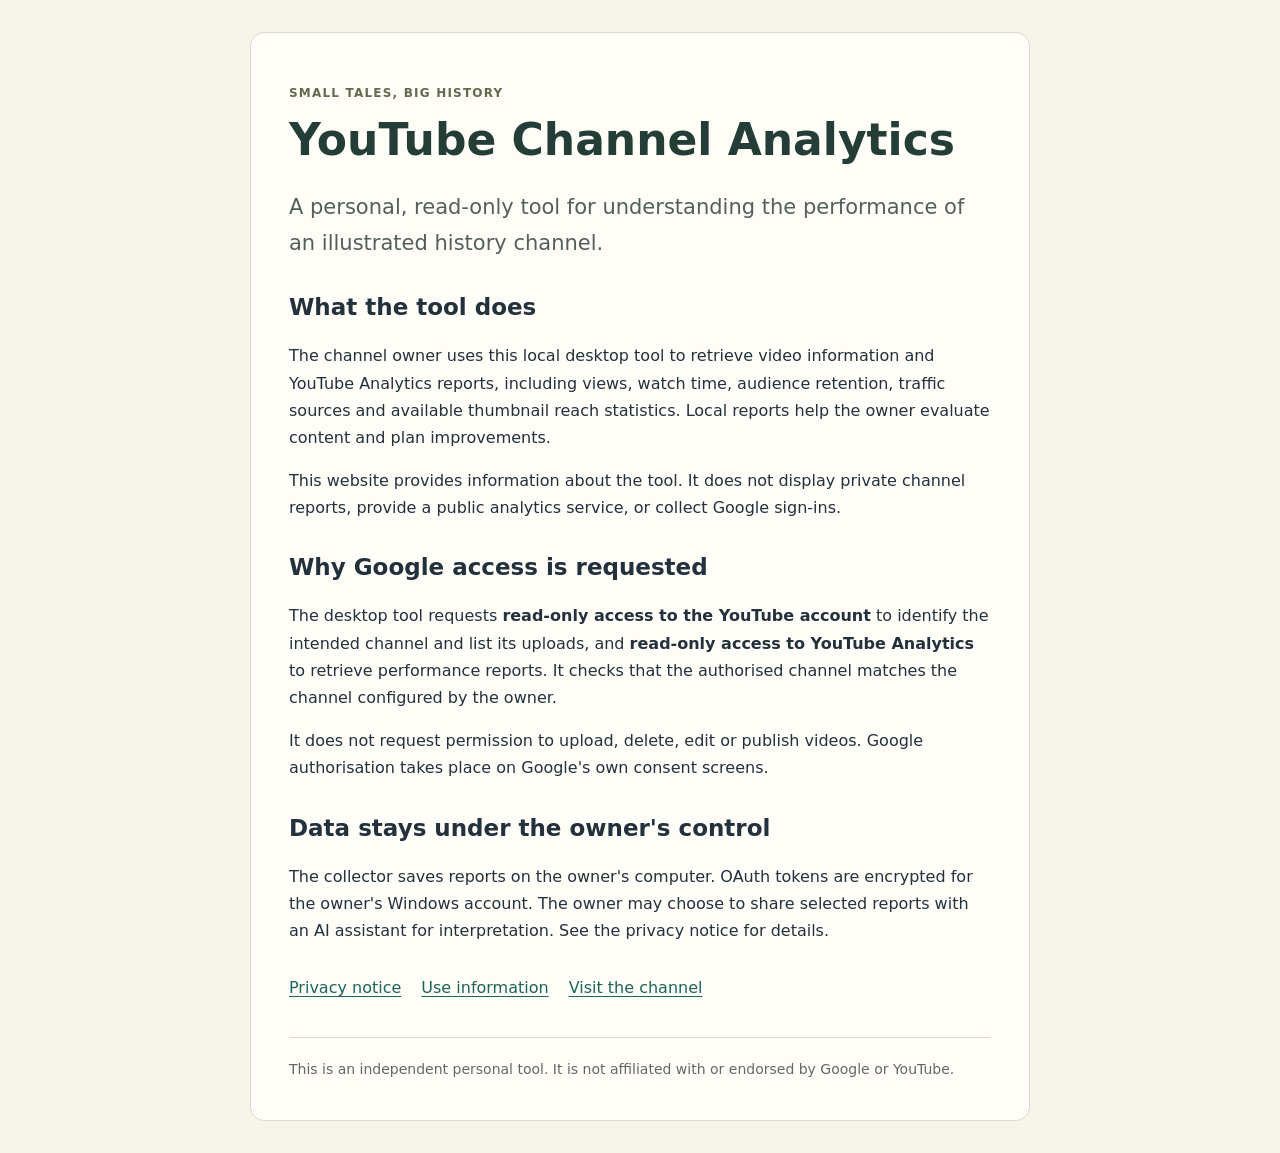
<file: index.html>
<!doctype html>
<html lang="en"><head><meta charset="utf-8"><meta name="viewport" content="width=device-width,initial-scale=1"><title>YouTube Channel Analytics · Small Tales, Big History</title><link rel="stylesheet" href="style.css"></head>
<body><main><p class="eyebrow">Small Tales, Big History</p><h1>YouTube Channel Analytics</h1><p class="lead">A personal, read-only tool for understanding the performance of an illustrated history channel.</p><section><h2>What the tool does</h2><p>The channel owner uses this local desktop tool to retrieve video information and YouTube Analytics reports, including views, watch time, audience retention, traffic sources and available thumbnail reach statistics. Local reports help the owner evaluate content and plan improvements.</p><p>This website provides information about the tool. It does not display private channel reports, provide a public analytics service, or collect Google sign-ins.</p></section><section><h2>Why Google access is requested</h2><p>The desktop tool requests <strong>read-only access to the YouTube account</strong> to identify the intended channel and list its uploads, and <strong>read-only access to YouTube Analytics</strong> to retrieve performance reports. It checks that the authorised channel matches the channel configured by the owner.</p><p>It does not request permission to upload, delete, edit or publish videos. Google authorisation takes place on Google's own consent screens.</p></section><section><h2>Data stays under the owner's control</h2><p>The collector saves reports on the owner's computer. OAuth tokens are encrypted for the owner's Windows account. The owner may choose to share selected reports with an AI assistant for interpretation. See the privacy notice for details.</p></section><nav><a href="privacy.html">Privacy notice</a><a href="terms.html">Use information</a><a href="https://www.youtube.com/channel/UCmLcdVxRk9aQ6V1hJAFKyvA">Visit the channel</a></nav><footer>This is an independent personal tool. It is not affiliated with or endorsed by Google or YouTube.</footer></main></body></html>
</file>
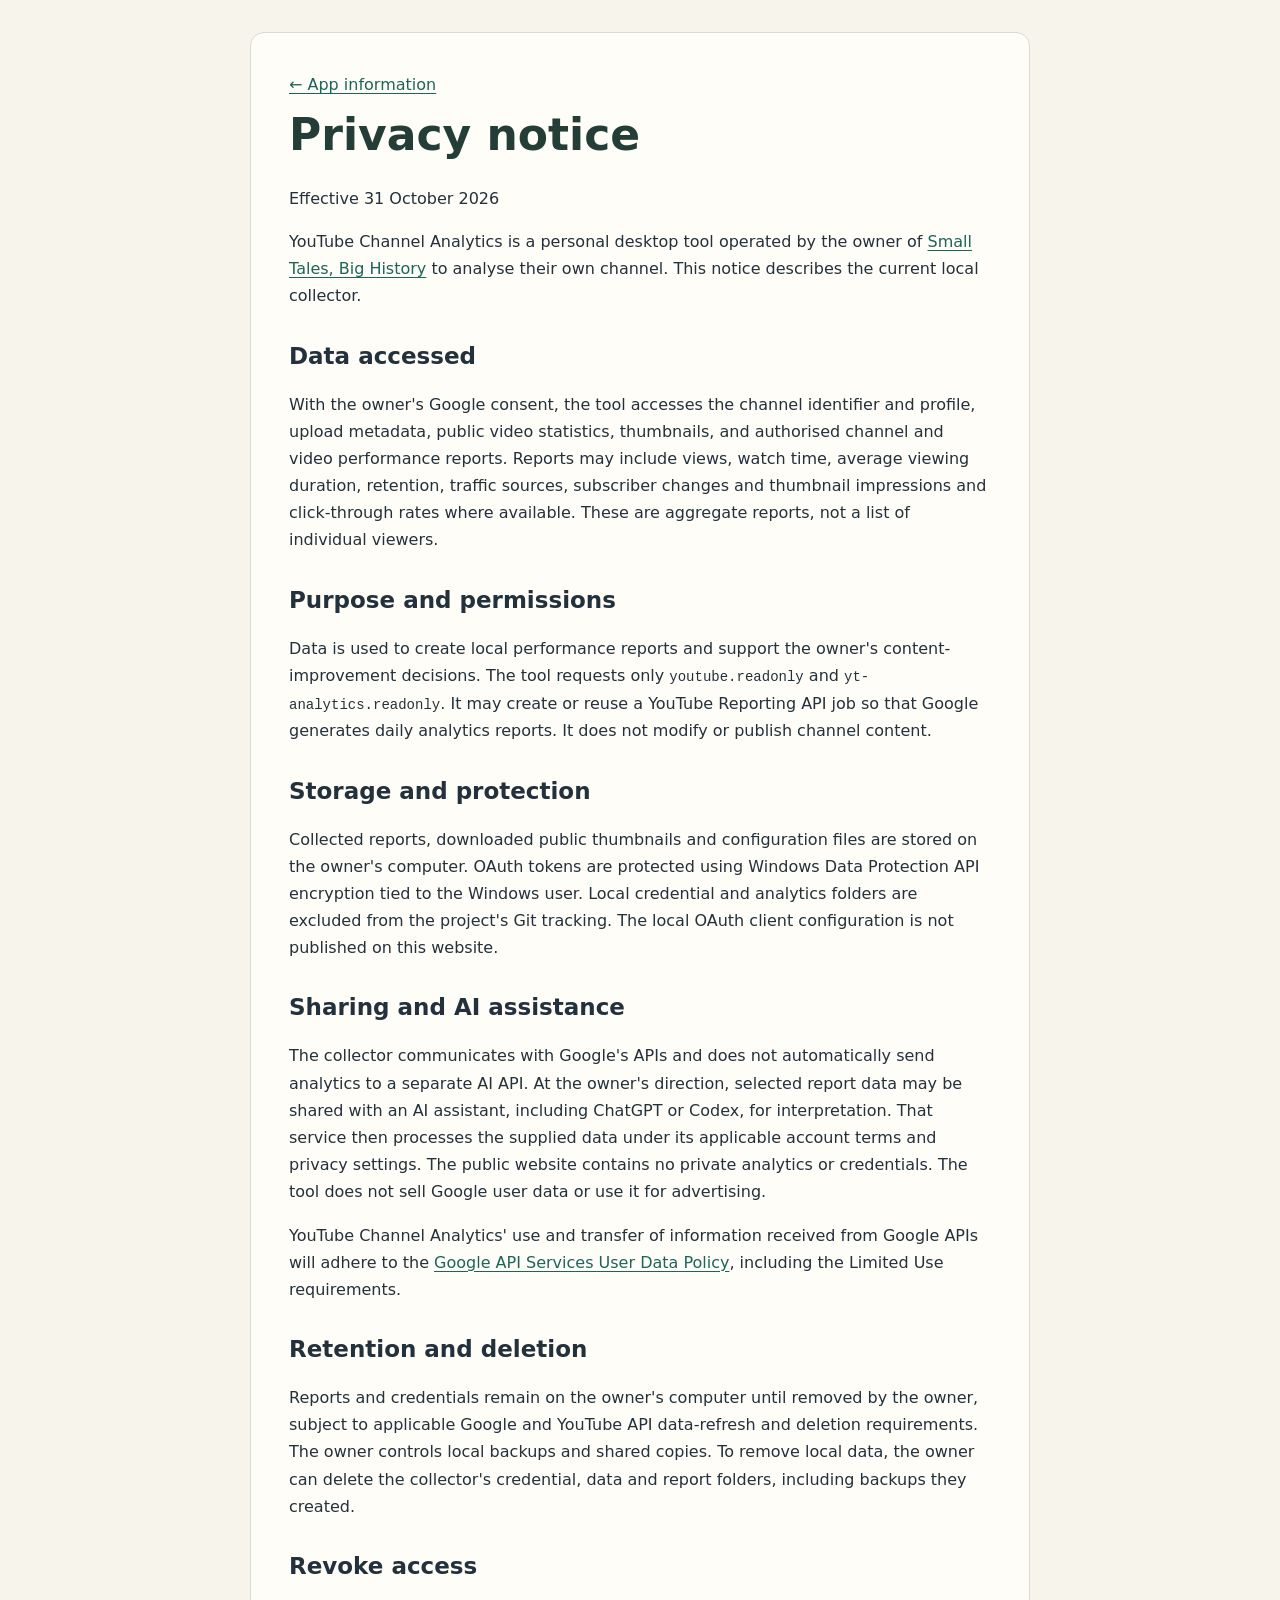
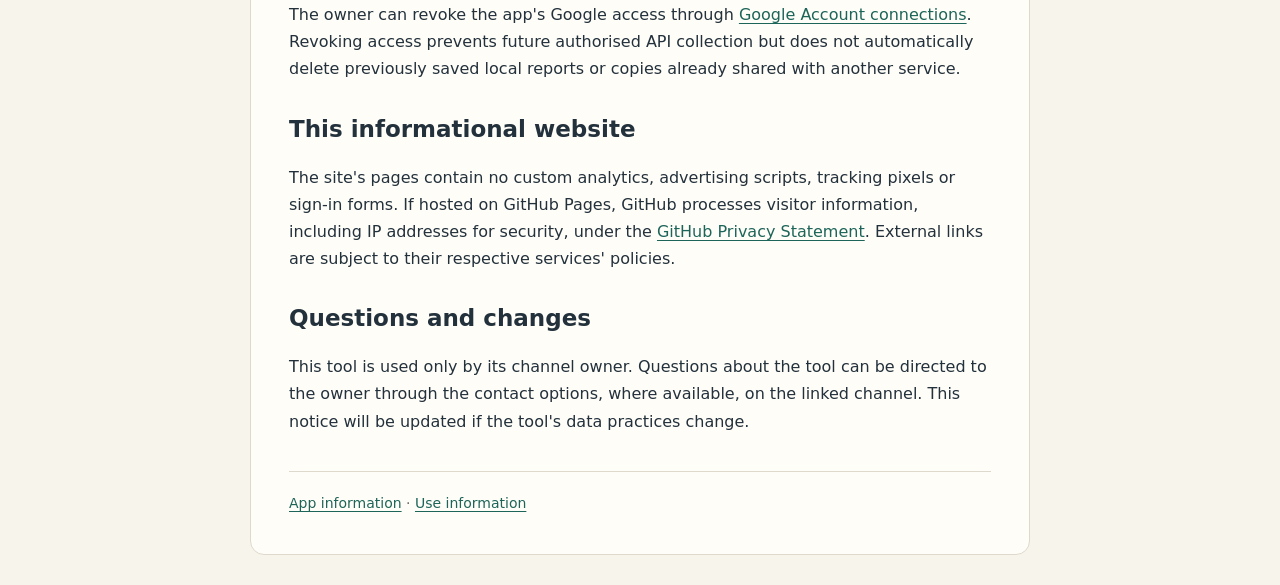
<file: privacy.html>
<!doctype html>
<html lang="en"><head><meta charset="utf-8"><meta name="viewport" content="width=device-width,initial-scale=1"><title>Privacy notice · YouTube Channel Analytics</title><link rel="stylesheet" href="style.css"></head><body><main><a href="index.html">← App information</a><h1>Privacy notice</h1><p>Effective 31 October 2026</p><p>YouTube Channel Analytics is a personal desktop tool operated by the owner of <a href="https://www.youtube.com/channel/UCmLcdVxRk9aQ6V1hJAFKyvA">Small Tales, Big History</a> to analyse their own channel. This notice describes the current local collector.</p><h2>Data accessed</h2><p>With the owner's Google consent, the tool accesses the channel identifier and profile, upload metadata, public video statistics, thumbnails, and authorised channel and video performance reports. Reports may include views, watch time, average viewing duration, retention, traffic sources, subscriber changes and thumbnail impressions and click-through rates where available. These are aggregate reports, not a list of individual viewers.</p><h2>Purpose and permissions</h2><p>Data is used to create local performance reports and support the owner's content-improvement decisions. The tool requests only <code>youtube.readonly</code> and <code>yt-analytics.readonly</code>. It may create or reuse a YouTube Reporting API job so that Google generates daily analytics reports. It does not modify or publish channel content.</p><h2>Storage and protection</h2><p>Collected reports, downloaded public thumbnails and configuration files are stored on the owner's computer. OAuth tokens are protected using Windows Data Protection API encryption tied to the Windows user. Local credential and analytics folders are excluded from the project's Git tracking. The local OAuth client configuration is not published on this website.</p><h2>Sharing and AI assistance</h2><p>The collector communicates with Google's APIs and does not automatically send analytics to a separate AI API. At the owner's direction, selected report data may be shared with an AI assistant, including ChatGPT or Codex, for interpretation. That service then processes the supplied data under its applicable account terms and privacy settings. The public website contains no private analytics or credentials. The tool does not sell Google user data or use it for advertising.</p><p>YouTube Channel Analytics' use and transfer of information received from Google APIs will adhere to the <a href="https://developers.google.com/terms/api-services-user-data-policy">Google API Services User Data Policy</a>, including the Limited Use requirements.</p><h2>Retention and deletion</h2><p>Reports and credentials remain on the owner's computer until removed by the owner, subject to applicable Google and YouTube API data-refresh and deletion requirements. The owner controls local backups and shared copies. To remove local data, the owner can delete the collector's credential, data and report folders, including backups they created.</p><h2>Revoke access</h2><p>The owner can revoke the app's Google access through <a href="https://myaccount.google.com/connections">Google Account connections</a>. Revoking access prevents future authorised API collection but does not automatically delete previously saved local reports or copies already shared with another service.</p><h2>This informational website</h2><p>The site's pages contain no custom analytics, advertising scripts, tracking pixels or sign-in forms. If hosted on GitHub Pages, GitHub processes visitor information, including IP addresses for security, under the <a href="https://docs.github.com/en/site-policy/privacy-policies/github-general-privacy-statement">GitHub Privacy Statement</a>. External links are subject to their respective services' policies.</p><h2>Questions and changes</h2><p>This tool is used only by its channel owner. Questions about the tool can be directed to the owner through the contact options, where available, on the linked channel. This notice will be updated if the tool's data practices change.</p><footer><a href="index.html">App information</a> · <a href="terms.html">Use information</a></footer></main></body></html>
</file>
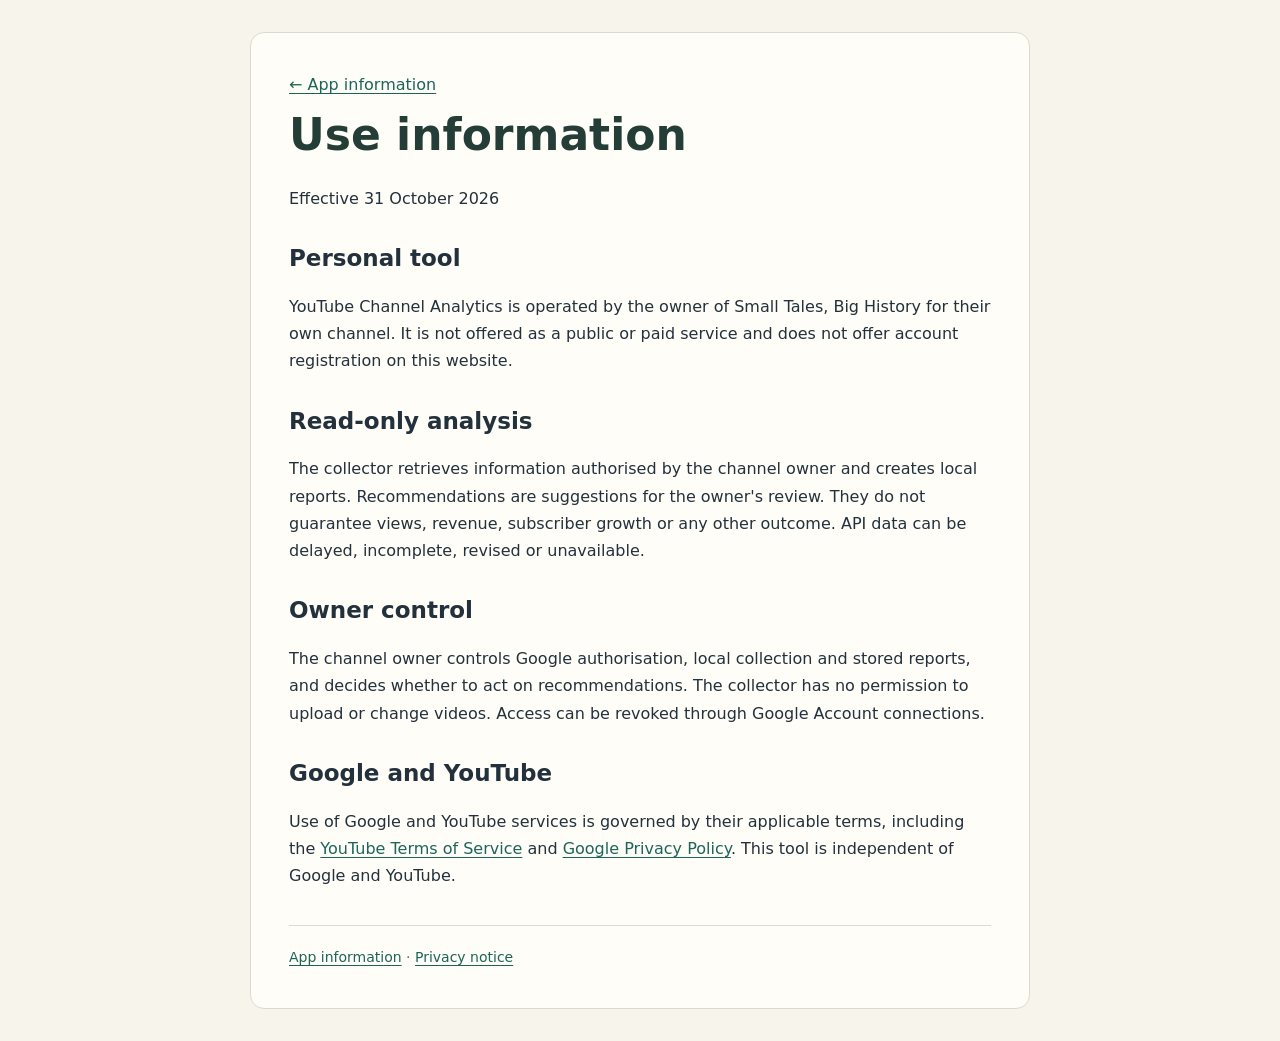
<file: terms.html>
<!doctype html>
<html lang="en"><head><meta charset="utf-8"><meta name="viewport" content="width=device-width,initial-scale=1"><title>Use information · YouTube Channel Analytics</title><link rel="stylesheet" href="style.css"></head><body><main><a href="index.html">← App information</a><h1>Use information</h1><p>Effective 31 October 2026</p><h2>Personal tool</h2><p>YouTube Channel Analytics is operated by the owner of Small Tales, Big History for their own channel. It is not offered as a public or paid service and does not offer account registration on this website.</p><h2>Read-only analysis</h2><p>The collector retrieves information authorised by the channel owner and creates local reports. Recommendations are suggestions for the owner's review. They do not guarantee views, revenue, subscriber growth or any other outcome. API data can be delayed, incomplete, revised or unavailable.</p><h2>Owner control</h2><p>The channel owner controls Google authorisation, local collection and stored reports, and decides whether to act on recommendations. The collector has no permission to upload or change videos. Access can be revoked through Google Account connections.</p><h2>Google and YouTube</h2><p>Use of Google and YouTube services is governed by their applicable terms, including the <a href="https://www.youtube.com/t/terms">YouTube Terms of Service</a> and <a href="https://policies.google.com/privacy">Google Privacy Policy</a>. This tool is independent of Google and YouTube.</p><footer><a href="index.html">App information</a> · <a href="privacy.html">Privacy notice</a></footer></main></body></html>
</file>
<file: style.css>
:root{font-family:system-ui,-apple-system,Segoe UI,sans-serif;color:#23313c;background:#f7f4eb;line-height:1.7}*{box-sizing:border-box}body{margin:0;padding:32px 20px}main{max-width:780px;margin:auto;padding:38px;background:#fffdf7;border:1px solid #ded9cc;border-radius:14px}h1{font-size:clamp(30px,5vw,44px);line-height:1.15;margin:12px 0 24px;color:#243d37}h2{font-size:23px;line-height:1.3;margin-top:32px}.eyebrow{text-transform:uppercase;letter-spacing:.1em;font-size:12px;font-weight:700;color:#656950}.lead{font-size:21px;color:#53605a}a{color:#1d6559;text-underline-offset:3px}nav{display:flex;flex-wrap:wrap;gap:20px;margin-top:30px}footer{margin-top:36px;border-top:1px solid #ded9cc;padding-top:20px;color:#666;font-size:14px}code{overflow-wrap:anywhere;font-size:14px}a:focus-visible{outline:3px solid #c28135;outline-offset:4px}@media(max-width:550px){body{padding:14px}main{padding:24px}}
</file>
